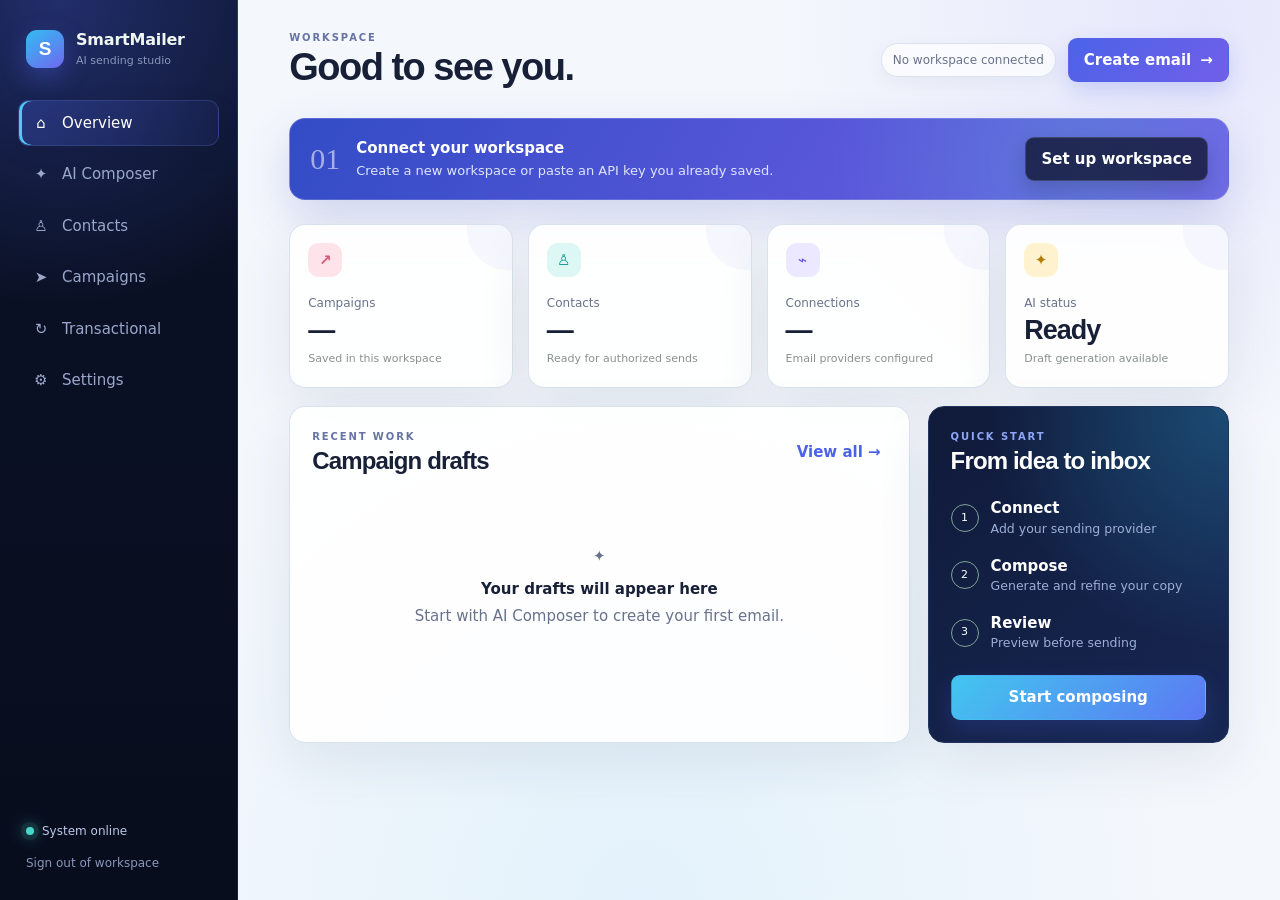
<file: static/index.html>
<!doctype html>
<html lang="en">
<head>
  <meta charset="utf-8">
  <meta name="viewport" content="width=device-width, initial-scale=1">
  <meta name="description" content="SmartMailer AI workspace dashboard">
  <meta name="theme-color" content="#091023">
  <title>SmartMailer AI</title>
  <link rel="icon" href="/static/favicon.svg" type="image/svg+xml">
  <link rel="manifest" href="/static/manifest.webmanifest">
  <link rel="stylesheet" href="/static/styles.css">
</head>
<body>
  <div class="app-shell">
    <aside class="sidebar">
      <a class="brand" href="#overview" aria-label="SmartMailer AI home">
        <span class="brand-mark">S</span>
        <span><strong>SmartMailer</strong><small>AI sending studio</small></span>
      </a>

      <nav class="nav" aria-label="Main navigation">
        <button class="nav-item active" data-view="overview"><span>⌂</span>Overview</button>
        <button class="nav-item" data-view="compose"><span>✦</span>AI Composer</button>
        <button class="nav-item" data-view="contacts"><span>♙</span>Contacts</button>
        <button class="nav-item" data-view="campaigns"><span>➤</span>Campaigns</button>
        <button class="nav-item" data-view="transactional"><span>↻</span>Transactional</button>
        <button class="nav-item" data-view="settings"><span>⚙</span>Settings</button>
      </nav>

      <div class="sidebar-foot">
        <div class="system-state"><i></i><span>System online</span></div>
        <button id="signOutButton" class="sidebar-action" type="button">Sign out of workspace</button>
        <a id="developerApiLink" href="/docs" target="_blank" rel="noreferrer">Developer API ↗</a>
      </div>
    </aside>

    <main>
      <header class="topbar">
        <div>
          <p class="eyebrow" id="pageEyebrow">Workspace</p>
          <h1 id="pageTitle">Good to see you.</h1>
        </div>
        <div class="top-actions">
          <span class="workspace-pill" id="workspacePill">No workspace connected</span>
          <button class="button primary" data-go="compose">Create email <span>→</span></button>
        </div>
      </header>

      <section id="setupBanner" class="setup-banner">
        <div>
          <span class="step-number">01</span>
          <div>
            <strong>Connect your workspace</strong>
            <p>Create a new workspace or paste an API key you already saved.</p>
          </div>
        </div>
        <button class="button dark" data-go="settings">Set up workspace</button>
      </section>

      <section class="view active" id="view-overview">
        <div class="metric-grid">
          <article class="metric-card">
            <span class="metric-icon coral">↗</span>
            <p>Campaigns</p>
            <strong id="campaignMetric">—</strong>
            <small>Saved in this workspace</small>
          </article>
          <article class="metric-card">
            <span class="metric-icon mint">♙</span>
            <p>Contacts</p>
            <strong id="contactMetric">—</strong>
            <small>Ready for authorized sends</small>
          </article>
          <article class="metric-card">
            <span class="metric-icon lavender">⌁</span>
            <p>Connections</p>
            <strong id="connectionMetric">—</strong>
            <small>Email providers configured</small>
          </article>
          <article class="metric-card">
            <span class="metric-icon yellow">✦</span>
            <p>AI status</p>
            <strong>Ready</strong>
            <small>Draft generation available</small>
          </article>
        </div>

        <div class="dashboard-grid">
          <article class="panel span-two">
            <div class="panel-head">
              <div><p class="eyebrow">Recent work</p><h2>Campaign drafts</h2></div>
              <button class="text-button" data-go="campaigns">View all →</button>
            </div>
            <div id="recentCampaigns" class="empty-state compact">
              <span>✦</span><strong>Your drafts will appear here</strong>
              <p>Start with AI Composer to create your first email.</p>
            </div>
          </article>
          <article class="panel quick-panel">
            <p class="eyebrow">Quick start</p>
            <h2>From idea to inbox</h2>
            <ol class="quick-list">
              <li><span>1</span><div><strong>Connect</strong><small>Add your sending provider</small></div></li>
              <li><span>2</span><div><strong>Compose</strong><small>Generate and refine your copy</small></div></li>
              <li><span>3</span><div><strong>Review</strong><small>Preview before sending</small></div></li>
            </ol>
            <button class="button primary full" data-go="compose">Start composing</button>
          </article>
        </div>
      </section>

      <section class="view" id="view-compose">
        <div class="section-intro">
          <div><p class="eyebrow">AI Composer</p><h2>Turn a brief into a polished email.</h2></div>
          <p>SmartMailer generates a reviewable draft. Nothing is sent from this screen.</p>
        </div>
        <div class="compose-grid">
          <form id="composerForm" class="panel form-panel">
            <div class="field-row">
              <label>Campaign name<input name="name" required placeholder="August customer update"></label>
              <label>Email type<select name="campaign_type"><option value="transactional" selected>Transactional</option><option value="marketing">Marketing</option></select></label>
            </div>
            <label>Sending connection<select name="connection_name" id="composerConnection" required><option value="">Set up a provider first</option></select></label>
            <label>What is this email for?<textarea name="purpose" required minlength="3" placeholder="Announce our new service and invite customers to book a demo"></textarea></label>
            <label>Who is it for?<input name="audience" required placeholder="Existing small-business customers"></label>
            <div class="field-row">
              <label>Brand voice<input name="brand_voice" value="clear, warm, and professional"></label>
              <label>Call to action<input name="call_to_action" required placeholder="Book a demo"></label>
            </div>
            <label>Personalization variables<input name="variables" placeholder="first_name, company"></label>
            <fieldset>
              <legend>Recipients</legend>
              <div id="composerContacts" class="contact-picker"><p>Add contacts in the Contacts section first.</p></div>
            </fieldset>
            <button class="button primary" type="submit">✦ Generate draft</button>
          </form>
          <article class="panel preview-panel">
            <div class="preview-top"><span>Live result</span><span class="draft-badge">Draft only</span></div>
            <div id="aiResult" class="empty-state">
              <div class="spark">✦</div>
              <strong>Your AI draft will appear here</strong>
              <p>Complete the brief and choose at least one recipient.</p>
            </div>
          </article>
        </div>
      </section>

      <section class="view" id="view-contacts">
        <div class="section-intro">
          <div><p class="eyebrow">Audience</p><h2>Contacts</h2></div>
          <p>Use only recipients who consented or are authorized by an existing transaction.</p>
        </div>
        <div class="dashboard-grid">
          <form id="contactForm" class="panel">
            <div class="panel-head"><div><p class="eyebrow">Add contact</p><h2>One at a time</h2></div></div>
            <label>Email address<input name="email" type="email" required placeholder="ada@example.com"></label>
            <div class="field-row">
              <label>First name<input name="first_name" placeholder="Ada"></label>
              <label>Company<input name="company" placeholder="Example Co."></label>
            </div>
            <button class="button primary" type="submit">Add contact</button>
            <div class="divider"><span>or</span></div>
            <label class="upload-box">Import a CSV
              <small>Must include an “email” column · max 5 MB</small>
              <input id="csvInput" type="file" accept=".csv,text/csv">
            </label>
          </form>
          <article class="panel span-two">
            <div class="panel-head">
              <div><p class="eyebrow">Saved audience</p><h2 id="contactHeading">0 contacts</h2></div>
              <button class="text-button" id="refreshContacts" type="button">Refresh ↻</button>
            </div>
            <div id="contactList" class="list-container empty-state compact"><p>Connect a workspace to load contacts.</p></div>
          </article>
        </div>
      </section>

      <section class="view" id="view-campaigns">
        <div class="section-intro">
          <div><p class="eyebrow">Outbox</p><h2>Campaigns</h2></div>
          <p>Preview every draft before you explicitly confirm a send.</p>
        </div>
        <article class="panel">
          <div class="panel-head">
            <div><p class="eyebrow">Workspace history</p><h2>All campaigns</h2></div>
            <button class="button secondary" data-go="compose">New campaign</button>
          </div>
          <div id="campaignList" class="list-container empty-state"><p>No campaigns yet.</p></div>
        </article>
      </section>

      <section class="view" id="view-transactional">
        <div class="section-intro">
          <div><p class="eyebrow">Operations</p><h2>Transactional batch sender</h2></div>
          <p>Upload, validate, preview, and explicitly queue authorized transactional recipients.</p>
        </div>
        <div class="compose-grid">
          <form id="transactionalBatchForm" class="panel form-panel">
            <label>Sending connection<select name="connection_name" id="transactionConnection" required><option value="">Set up a provider first</option></select></label>
            <label>Subject<input name="subject" required maxlength="200" value="Your invoice is available"></label>
            <label>Template<select name="template_name"><option value="invoice">Invoice</option></select></label>
            <label class="upload-box">Choose transactional CSV
              <small>Requires email, first_name, invoice_number, and invoice_url · UTF-8 · max 5 MB</small>
              <input id="transactionalCsvInput" name="file" type="file" accept=".csv,text/csv" required>
            </label>
            <label class="transaction-confirmation">
              <input id="verifyTransactionalDomains" type="checkbox" checked>
              <span>Verify that each receiving domain has an MX mail server.</span>
            </label>
            <button id="previewTransactionalCsv" class="button secondary full" type="button">Validate and preview</button>
            <label class="transaction-confirmation">
              <input id="confirmTransactional" type="checkbox">
              <span>I confirm every recipient is authorized by the relevant transaction or contract.</span>
            </label>
            <button id="queueTransactionalCsv" class="button primary full" type="submit" disabled>Queue transactional batch</button>
          </form>
          <article class="panel preview-panel transactional-result-panel">
            <div class="preview-top"><span>Batch review</span><span class="draft-badge">Nothing sent</span></div>
            <div id="transactionalBatchResult" class="empty-state">
              <div class="spark">↻</div>
              <strong>Validate your CSV before queueing</strong>
              <p>The preview renders one recipient and reports rejected rows.</p>
            </div>
          </article>
        </div>
      </section>

      <section class="view" id="view-settings">
        <div class="section-intro">
          <div><p class="eyebrow">Configuration</p><h2>Workspace & sending</h2></div>
          <p>Your provider credentials are encrypted before they are stored locally.</p>
        </div>
        <div class="settings-grid">
          <article class="panel">
            <div class="panel-head"><div><p class="eyebrow">Step 1</p><h2>Workspace access</h2></div><span id="keyStatus" class="status-chip">Not connected</span></div>
            <form id="existingKeyForm">
              <label>Existing API key<input name="api_key" type="password" autocomplete="off" placeholder="Paste your saved workspace key"></label>
              <button class="button secondary" type="submit">Connect existing workspace</button>
            </form>
            <div class="divider"><span>or create new</span></div>
            <form id="tenantForm">
              <label>Business or workspace name<input name="name" required placeholder="Valencia Group"></label>
              <label>Key label<input name="api_key_label" value="production" required><small>A label only—never enter an email password here.</small></label>
              <button class="button primary" type="submit">Create workspace</button>
            </form>
          </article>

          <article class="panel">
            <div class="panel-head"><div><p class="eyebrow">Step 2</p><h2>Email provider</h2></div><span id="providerStatus" class="status-chip">Not configured</span></div>
            <form id="providerForm">
              <div class="field-row">
                <label>Connection name<input name="name" value="primary-email" required></label>
                <label>Provider<select name="provider" id="providerSelect"><option value="sendgrid">SendGrid</option><option value="smtp">SMTP</option><option value="office365">Microsoft 365</option><option value="graph">Microsoft Graph</option></select></label>
              </div>
              <div id="providerFields"></div>
              <button class="button primary" type="submit">Save encrypted connection</button>
            </form>
          </article>
        </div>
      </section>
    </main>
  </div>

  <div id="toastRegion" class="toast-region" aria-live="polite"></div>

  <dialog id="keyDialog">
    <button class="dialog-close" aria-label="Close">×</button>
    <span class="dialog-icon">✓</span>
    <h2>Workspace created</h2>
    <p>This API key is displayed once. Copy it and keep it somewhere secure.</p>
    <div class="copy-field"><code id="newApiKey"></code><button id="copyKey" type="button">Copy</button></div>
    <button class="button primary full dialog-done">I saved my key</button>
  </dialog>

  <dialog id="previewDialog" class="preview-dialog">
    <button class="dialog-close" aria-label="Close">×</button>
    <div id="campaignPreview"></div>
  </dialog>

  <script src="/static/app.js" defer></script>
</body>
</html>
</file>
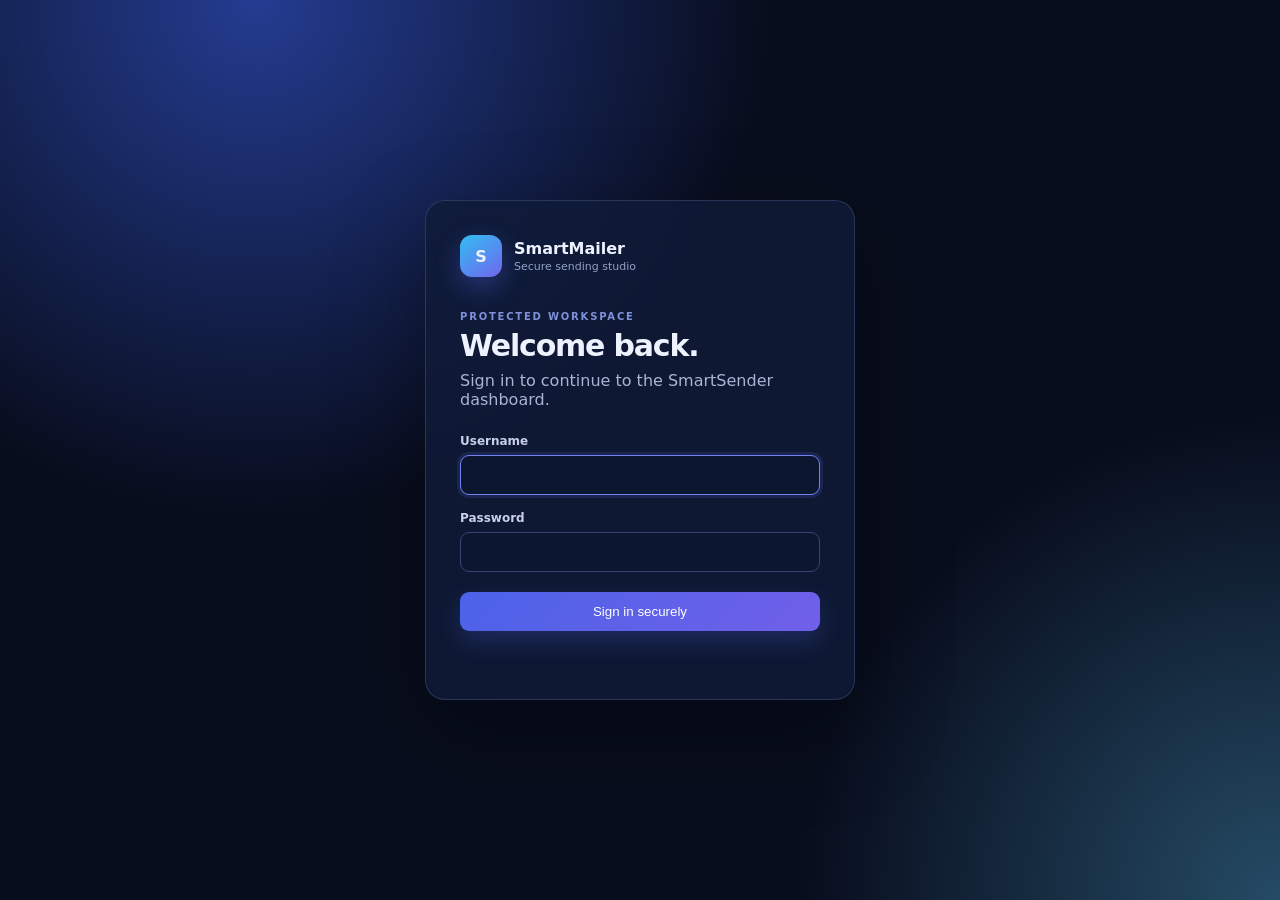
<file: static/login.html>
<!doctype html>
<html lang="en">
<head>
  <meta charset="utf-8">
  <meta name="viewport" content="width=device-width, initial-scale=1">
  <meta name="robots" content="noindex,nofollow">
  <meta name="theme-color" content="#091023">
  <title>Sign in · SmartMailer AI</title>
  <link rel="icon" href="/static/favicon.svg" type="image/svg+xml">
  <link rel="manifest" href="/static/manifest.webmanifest">
  <style>
    :root { color-scheme: dark; font-family: Inter, "Segoe UI", system-ui, sans-serif; }
    * { box-sizing: border-box; }
    body { margin: 0; min-height: 100vh; display: grid; place-items: center; color: #eef2ff; background: radial-gradient(circle at 20% 0, #243c91 0, transparent 32rem), radial-gradient(circle at 100% 100%, #254b65 0, transparent 30rem), #080d1d; }
    main { width: min(430px, calc(100% - 32px)); padding: 34px; border: 1px solid rgba(150,170,235,.2); border-radius: 20px; background: rgba(17,27,57,.82); box-shadow: 0 30px 90px rgba(0,0,0,.35); backdrop-filter: blur(18px); }
    .brand { display: flex; align-items: center; gap: 12px; margin-bottom: 34px; }
    .mark { width: 42px; height: 42px; display: grid; place-items: center; border-radius: 12px; font-weight: 900; background: linear-gradient(145deg,#32bdf2,#7067ef); box-shadow: 0 10px 25px rgba(76,100,232,.35); }
    .brand strong, .brand small { display: block; } .brand small { margin-top: 2px; color: #94a1c6; font-size: 11px; }
    p.eyebrow { margin: 0; color: #7f91d8; font-size: 10px; font-weight: 850; letter-spacing: 1.8px; text-transform: uppercase; }
    h1 { margin: 6px 0 8px; font-size: 30px; letter-spacing: -1.2px; } .intro { margin: 0 0 25px; color: #aab5d4; }
    label { display: block; margin: 0 0 16px; color: #c8d0e8; font-size: 12px; font-weight: 750; }
    input { width: 100%; margin-top: 7px; padding: 12px 13px; color: white; border: 1px solid #35446f; border-radius: 9px; outline: 0; background: #0d1630; font: inherit; }
    input:focus { border-color: #7181ee; box-shadow: 0 0 0 3px rgba(90,113,239,.16); }
    button { width: 100%; margin-top: 4px; padding: 12px 15px; border: 0; border-radius: 9px; color: white; background: linear-gradient(135deg,#4b63e8,#715fe9); font: 750 14px inherit; cursor: pointer; box-shadow: 0 10px 25px rgba(75,99,232,.25); }
    button:disabled { opacity: .65; cursor: wait; } #message { min-height: 21px; margin: 13px 0 0; color: #ff9db2; font-size: 12px; text-align: center; }
  </style>
</head>
<body>
  <main>
    <div class="brand"><span class="mark">S</span><span><strong>SmartMailer</strong><small>Secure sending studio</small></span></div>
    <p class="eyebrow">Protected workspace</p>
    <h1>Welcome back.</h1>
    <p class="intro">Sign in to continue to the SmartSender dashboard.</p>
    <form id="loginForm">
      <label>Username<input name="username" autocomplete="username" required autofocus></label>
      <label>Password<input name="password" type="password" autocomplete="current-password" required></label>
      <button type="submit">Sign in securely</button>
      <p id="message" role="alert"></p>
    </form>
  </main>
  <script>
    document.querySelector("#loginForm").addEventListener("submit", async event => {
      event.preventDefault();
      const button = event.currentTarget.querySelector("button");
      const message = document.querySelector("#message");
      const form = new FormData(event.currentTarget);
      button.disabled = true; message.textContent = "";
      try {
        const response = await fetch("/auth/login", { method: "POST", headers: { "Content-Type": "application/json" }, body: JSON.stringify({ username: form.get("username"), password: form.get("password") }) });
        if (!response.ok) throw new Error("Invalid username or password.");
        location.replace("/");
      } catch (error) { message.textContent = error.message; button.disabled = false; }
    });
  </script>
</body>
</html>
</file>
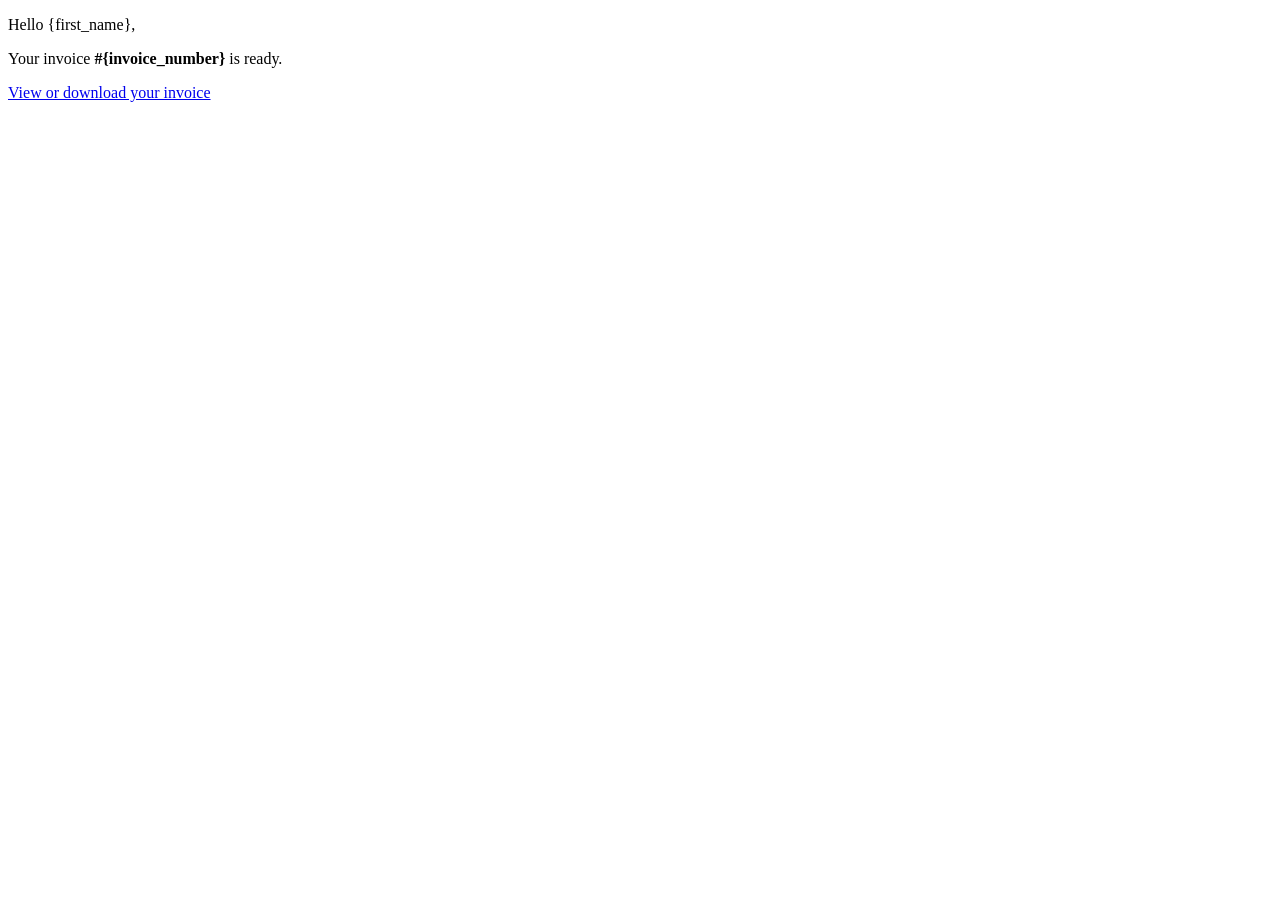
<file: templates/transactional/invoice.html>
<!doctype html>
<html><body>
  <p>Hello {first_name},</p>
  <p>Your invoice <strong>#{invoice_number}</strong> is ready.</p>
  <p><a href="{invoice_url}">View or download your invoice</a></p>
</body></html>
</file>
<file: static/styles.css>
:root {
  --ink: #17211d;
  --muted: #69736d;
  --paper: #f6f5ef;
  --card: #fffefa;
  --line: #dedfd7;
  --green: #285c4d;
  --green-dark: #173f35;
  --coral: #f1846c;
  --mint: #b8dece;
  --lavender: #cbc3ed;
  --yellow: #f5d77b;
  --danger: #a64040;
  --shadow: 0 16px 45px rgba(35, 49, 42, .08);
}

* { box-sizing: border-box; }
html { scroll-behavior: smooth; }
body {
  margin: 0;
  color: var(--ink);
  background: var(--paper);
  font: 15px/1.5 Inter, ui-sans-serif, system-ui, -apple-system, BlinkMacSystemFont, "Segoe UI", sans-serif;
}
button, input, textarea, select { font: inherit; }
button { cursor: pointer; }

.app-shell { min-height: 100vh; display: grid; grid-template-columns: 238px minmax(0, 1fr); }
.sidebar {
  position: sticky; top: 0; height: 100vh; padding: 28px 18px;
  background: var(--green-dark); color: #eff6f2; display: flex; flex-direction: column;
}
.brand { display: flex; gap: 12px; align-items: center; color: inherit; text-decoration: none; padding: 0 8px 30px; }
.brand-mark {
  width: 38px; height: 38px; display: grid; place-items: center; border-radius: 11px;
  color: var(--green-dark); background: var(--yellow); font: 800 21px/1 Georgia, serif;
}
.brand strong { display: block; font-size: 16px; letter-spacing: -.2px; }
.brand small { display: block; color: #9eb4ab; font-size: 11px; margin-top: 1px; }
.nav { display: grid; gap: 5px; }
.nav-item {
  border: 0; background: transparent; color: #b9cac3; text-align: left; border-radius: 10px;
  padding: 11px 12px; display: flex; gap: 11px; align-items: center; transition: .2s ease;
}
.nav-item span { width: 20px; text-align: center; }
.nav-item:hover, .nav-item.active { background: rgba(255,255,255,.09); color: white; }
.nav-item.active { box-shadow: inset 3px 0 var(--yellow); }
.sidebar-foot { margin-top: auto; display: grid; gap: 14px; padding: 0 8px; font-size: 12px; }
.sidebar-foot a { color: #a9bbb4; text-decoration: none; }
.sidebar-action {
  padding: 0;
  border: 0;
  color: #a9bbb4;
  background: transparent;
  text-align: left;
  font-size: 12px;
}
.sidebar-action:hover { color: white; }
.system-state { display: flex; align-items: center; gap: 8px; color: #cbd8d2; }
.system-state i { width: 8px; height: 8px; background: #8dd5ae; border-radius: 50%; box-shadow: 0 0 0 5px rgba(141,213,174,.1); }

main { min-width: 0; padding: 30px clamp(24px, 4vw, 58px) 70px; }
.topbar { display: flex; align-items: center; justify-content: space-between; gap: 20px; margin-bottom: 28px; }
.topbar h1 { margin: 1px 0 0; font: 500 clamp(27px, 3vw, 38px)/1.15 Georgia, serif; letter-spacing: -.8px; }
.eyebrow { margin: 0; color: var(--muted); font-size: 10px; font-weight: 800; letter-spacing: 1.6px; text-transform: uppercase; }
.top-actions { display: flex; align-items: center; gap: 12px; }
.workspace-pill, .status-chip, .draft-badge {
  padding: 7px 11px; border-radius: 999px; border: 1px solid var(--line); color: var(--muted); background: rgba(255,255,255,.55); font-size: 12px;
}
.status-chip.good { color: var(--green); background: #e8f2ed; border-color: #c5dcd1; }
.button {
  border: 1px solid transparent; border-radius: 9px; padding: 10px 15px; font-weight: 750;
  display: inline-flex; gap: 9px; align-items: center; justify-content: center; transition: transform .15s, background .15s;
}
.button:hover { transform: translateY(-1px); }
.button.primary { background: var(--green); color: white; }
.button.primary:hover { background: #1e4d40; }
.button.dark { background: var(--ink); color: white; }
.button.secondary { background: transparent; border-color: #bac4be; color: var(--ink); }
.button.full { width: 100%; }
.text-button { background: transparent; border: 0; color: var(--green); font-weight: 750; }

.setup-banner {
  background: var(--yellow); border-radius: 14px; padding: 18px 20px; margin-bottom: 24px;
  display: flex; align-items: center; justify-content: space-between; box-shadow: var(--shadow);
}
.setup-banner > div { display: flex; align-items: center; gap: 16px; }
.setup-banner p { margin: 2px 0 0; color: #665a35; font-size: 13px; }
.step-number { font: 500 30px Georgia, serif; opacity: .55; }
.setup-banner.hidden { display: none; }

.view { display: none; animation: rise .25s ease; }
.view.active { display: block; }
@keyframes rise { from { opacity: 0; transform: translateY(5px); } }
.metric-grid { display: grid; grid-template-columns: repeat(4, 1fr); gap: 15px; margin-bottom: 18px; }
.metric-card, .panel { background: var(--card); border: 1px solid var(--line); border-radius: 14px; box-shadow: var(--shadow); }
.metric-card { padding: 18px; }
.metric-card p { color: var(--muted); margin: 17px 0 3px; font-size: 12px; }
.metric-card strong { display: block; font: 500 27px Georgia, serif; }
.metric-card small { color: #89918c; font-size: 11px; }
.metric-icon { width: 34px; height: 34px; display: grid; place-items: center; border-radius: 9px; font-weight: 900; }
.metric-icon.coral { background: #fde1da; color: #a7503d; }
.metric-icon.mint { background: #dff0e9; color: var(--green); }
.metric-icon.lavender { background: #e9e5f8; color: #5e5682; }
.metric-icon.yellow { background: #fbefc9; color: #806819; }
.dashboard-grid { display: grid; grid-template-columns: repeat(3, minmax(0, 1fr)); gap: 18px; }
.span-two { grid-column: span 2; }
.panel { padding: 22px; }
.panel h2, .section-intro h2 { margin: 3px 0 0; font: 500 24px/1.2 Georgia, serif; letter-spacing: -.35px; }
.panel-head { display: flex; align-items: center; justify-content: space-between; gap: 15px; margin-bottom: 20px; }
.quick-panel { background: var(--green); color: white; border-color: var(--green); }
.quick-panel .eyebrow { color: #b9d2c8; }
.quick-list { list-style: none; margin: 22px 0; padding: 0; display: grid; gap: 16px; }
.quick-list li { display: flex; gap: 12px; align-items: center; }
.quick-list li > span { width: 28px; height: 28px; border: 1px solid #7da395; border-radius: 50%; display: grid; place-items: center; font-size: 11px; }
.quick-list strong, .quick-list small { display: block; }
.quick-list small { color: #bcd0c8; }
.quick-panel .button { background: var(--yellow); color: var(--ink); }

.section-intro { display: flex; justify-content: space-between; align-items: end; gap: 30px; margin: 6px 0 25px; }
.section-intro > p { color: var(--muted); max-width: 470px; margin: 0; }
.compose-grid { display: grid; grid-template-columns: minmax(0, .95fr) minmax(340px, 1.05fr); gap: 18px; }
.form-panel label, .panel > form label, .panel > label { margin-bottom: 15px; }
label { display: block; color: #4d5752; font-size: 12px; font-weight: 750; }
label small { display: block; margin-top: 5px; color: var(--muted); font-weight: 400; }
input, textarea, select {
  width: 100%; margin-top: 6px; padding: 11px 12px; border: 1px solid #cfd3cd; border-radius: 8px;
  background: #fff; color: var(--ink); outline: 0; transition: border .15s, box-shadow .15s;
}
input:focus, textarea:focus, select:focus { border-color: var(--green); box-shadow: 0 0 0 3px rgba(40,92,77,.1); }
textarea { min-height: 100px; resize: vertical; }
.field-row { display: grid; grid-template-columns: 1fr 1fr; gap: 13px; }
fieldset { margin: 4px 0 18px; padding: 0; border: 0; }
legend { margin-bottom: 8px; color: #4d5752; font-size: 12px; font-weight: 750; }
.contact-picker { border: 1px solid var(--line); background: #f9f9f5; border-radius: 9px; max-height: 170px; overflow: auto; }
.contact-picker p { color: var(--muted); padding: 13px; margin: 0; }
.contact-choice { padding: 9px 12px; display: flex; align-items: center; gap: 9px; border-bottom: 1px solid #e8e9e3; }
.contact-choice:last-child { border: 0; }
.contact-choice input { width: auto; margin: 0; }
.preview-panel { min-height: 580px; background: #eceee8; }
.preview-top { display: flex; justify-content: space-between; align-items: center; font-weight: 750; font-size: 12px; }
.draft-badge { color: #665819; background: #fbefc9; border-color: #e5d58d; }
.empty-state { min-height: 280px; display: flex; flex-direction: column; align-items: center; justify-content: center; text-align: center; color: var(--muted); }
.empty-state.compact { min-height: 185px; }
.empty-state strong { color: var(--ink); margin: 10px 0 2px; }
.empty-state p { margin: 3px 0; }
.spark { width: 48px; height: 48px; display: grid; place-items: center; border-radius: 50%; background: var(--lavender); color: #554d7d; font-size: 20px; }
.email-paper { margin-top: 18px; background: white; border-radius: 8px; box-shadow: 0 12px 36px rgba(38,46,41,.12); overflow: hidden; }
.email-meta { padding: 17px 20px; border-bottom: 1px solid #e5e6e0; }
.email-meta small { display: block; color: var(--muted); }
.email-meta strong { display: block; margin-top: 5px; font-size: 16px; }
.email-body { padding: 24px; color: #28322d; }
.score-line { margin-top: 14px; padding: 12px; border-radius: 8px; background: #f8f8f3; display: flex; justify-content: space-between; }

.divider { display: flex; align-items: center; gap: 10px; color: #969d98; font-size: 11px; margin: 20px 0; }
.divider::before, .divider::after { content: ""; height: 1px; background: var(--line); flex: 1; }
.upload-box { border: 1px dashed #aeb8b1; border-radius: 9px; text-align: center; padding: 18px; background: #fafaf6; cursor: pointer; }
.upload-box input { display: none; }
.list-container { min-height: 170px; }
.list-row {
  display: grid; grid-template-columns: minmax(0, 1.5fr) minmax(100px, .7fr) auto;
  gap: 15px; align-items: center; padding: 13px 4px; border-bottom: 1px solid #e7e7e1; text-align: left;
}
.list-row:last-child { border-bottom: 0; }
.list-row strong, .list-row small { display: block; overflow: hidden; text-overflow: ellipsis; }
.list-row small { color: var(--muted); }
.row-actions { display: flex; gap: 7px; }
.icon-button { border: 1px solid var(--line); background: white; border-radius: 7px; padding: 7px 10px; color: var(--ink); }
.icon-button.danger { color: var(--danger); }
.campaign-status { text-transform: capitalize; color: var(--green); font-weight: 750; font-size: 11px; }
.settings-grid { display: grid; grid-template-columns: minmax(300px, .8fr) minmax(400px, 1.2fr); gap: 18px; align-items: start; }

.toast-region { position: fixed; right: 22px; bottom: 22px; display: grid; gap: 9px; z-index: 20; }
.toast { max-width: 360px; padding: 13px 16px; border-radius: 10px; background: var(--ink); color: white; box-shadow: var(--shadow); animation: toastIn .25s ease; }
.toast.error { background: #803c3c; }
@keyframes toastIn { from { opacity: 0; transform: translateY(8px); } }
dialog { border: 0; border-radius: 15px; padding: 30px; width: min(520px, calc(100% - 30px)); color: var(--ink); box-shadow: 0 30px 100px rgba(0,0,0,.22); }
dialog::backdrop { background: rgba(20,30,26,.55); backdrop-filter: blur(3px); }
dialog h2 { font: 500 27px Georgia, serif; margin: 12px 0 6px; }
dialog p { color: var(--muted); }
.dialog-close { position: absolute; right: 14px; top: 10px; border: 0; background: transparent; font-size: 24px; }
.dialog-icon { width: 42px; height: 42px; border-radius: 50%; background: var(--mint); display: grid; place-items: center; color: var(--green); font-weight: 900; }
.copy-field { display: flex; background: #f0f1ec; padding: 9px; border-radius: 8px; margin: 18px 0; }
.copy-field code { overflow: hidden; text-overflow: ellipsis; flex: 1; padding: 6px; }
.copy-field button { border: 0; border-radius: 6px; background: var(--green); color: white; padding: 6px 12px; }
.preview-dialog { width: min(760px, calc(100% - 30px)); max-height: 90vh; overflow: auto; }

@media (max-width: 1050px) {
  .metric-grid { grid-template-columns: 1fr 1fr; }
  .dashboard-grid { grid-template-columns: 1fr 1fr; }
  .quick-panel { grid-column: span 2; }
  .settings-grid, .compose-grid { grid-template-columns: 1fr; }
}
@media (max-width: 720px) {
  .app-shell { display: block; }
  .sidebar { position: static; height: auto; padding: 16px; }
  .brand { padding-bottom: 15px; }
  .nav { grid-template-columns: repeat(6, 1fr); overflow-x: auto; }
  .nav-item { justify-content: center; padding: 9px; font-size: 0; }
  .nav-item span { font-size: 18px; }
  .sidebar-foot {
    margin-top: 14px;
    padding-top: 12px;
    border-top: 1px solid rgba(255,255,255,.12);
    display: flex;
    align-items: center;
    justify-content: space-between;
    flex-wrap: wrap;
  }
  .sidebar-foot .system-state { display: none; }
  main { padding: 22px 16px 60px; }
  .topbar { align-items: flex-start; }
  .workspace-pill { display: none; }
  .top-actions .button { font-size: 0; padding: 10px; }
  .top-actions .button span { font-size: 17px; }
  .setup-banner, .section-intro { align-items: flex-start; flex-direction: column; }
  .metric-grid, .dashboard-grid { grid-template-columns: 1fr; }
  .span-two, .quick-panel { grid-column: auto; }
  .field-row { grid-template-columns: 1fr; gap: 0; }
  .list-row { grid-template-columns: 1fr auto; }
  .list-row > :nth-child(2) { display: none; }
}

.transaction-confirmation {
  margin: 16px 0;
  display: flex;
  align-items: flex-start;
  gap: 10px;
  font-weight: 600;
}
.transaction-confirmation input { width: auto; margin: 3px 0 0; }
.transactional-result-panel { min-height: 520px; }
.transactional-result-panel progress { width: 100%; height: 12px; accent-color: var(--green); }
.error-text { color: var(--danger); }

/* Modern digital interface */
:root {
  --ink: #182038;
  --muted: #68728c;
  --paper: #f4f7fc;
  --card: rgba(255, 255, 255, .9);
  --line: #e0e6f0;
  --green: #4b63e8;
  --green-dark: #091023;
  --coral: #ff6d8d;
  --mint: #48d7c7;
  --lavender: #8c7cf7;
  --yellow: #ffc857;
  --danger: #e34f6f;
  --shadow: 0 18px 55px rgba(36, 51, 91, .09);
}

body {
  background:
    radial-gradient(circle at 94% 2%, rgba(140, 124, 247, .13), transparent 27rem),
    radial-gradient(circle at 50% 100%, rgba(50, 189, 242, .09), transparent 34rem),
    var(--paper);
  font-family: Inter, "Segoe UI Variable", "Segoe UI", ui-sans-serif, system-ui, sans-serif;
}

.sidebar {
  background:
    radial-gradient(circle at 25% 0, rgba(75, 99, 232, .34), transparent 19rem),
    linear-gradient(180deg, #0b1228 0%, #080d1d 100%);
  border-right: 1px solid rgba(135, 153, 211, .14);
}

.brand-mark {
  color: white;
  background: linear-gradient(145deg, #32bdf2, #7067ef);
  font-family: Inter, sans-serif;
  font-size: 19px;
  box-shadow: 0 9px 25px rgba(76, 100, 232, .38);
}

.brand small { color: #8996bb; }
.nav-item {
  color: #9aa7cb;
  border: 1px solid transparent;
  border-radius: 11px;
}
.nav-item:hover { background: rgba(119, 140, 225, .09); color: white; }
.nav-item.active {
  color: white;
  border-color: rgba(119, 140, 225, .2);
  background: linear-gradient(90deg, rgba(75, 99, 232, .28), rgba(75, 99, 232, .08));
  box-shadow: inset 3px 0 #52c9f5, 0 8px 24px rgba(0, 0, 0, .1);
}
.sidebar-foot a { color: #8996bb; }
.sidebar-action { color: #8996bb; }
.system-state { color: #bcc7e7; }
.system-state i {
  background: #48d7c7;
  box-shadow: 0 0 0 5px rgba(72, 215, 199, .1), 0 0 16px #48d7c7;
}

.topbar h1,
.panel h2,
.section-intro h2,
dialog h2 {
  font-family: Inter, "Segoe UI Variable", "Segoe UI", sans-serif;
  font-weight: 750;
}
.topbar h1 { letter-spacing: -1.5px; }
.panel h2, .section-intro h2 { letter-spacing: -.85px; }
dialog h2 { letter-spacing: -1px; }
.eyebrow { color: #6673a4; letter-spacing: 1.9px; }

.workspace-pill,
.status-chip,
.draft-badge {
  border-color: #dbe3f0;
  background: rgba(255, 255, 255, .72);
  box-shadow: 0 6px 18px rgba(44, 57, 91, .05);
}
.status-chip.good { color: #365bc5; background: #eaf0ff; border-color: #cad8ff; }

.button.primary {
  color: white;
  background: linear-gradient(135deg, #4b63e8, #715fe9);
  box-shadow: 0 9px 22px rgba(75, 99, 232, .22);
}
.button.primary:hover {
  background: linear-gradient(135deg, #3c55dd, #6553de);
  box-shadow: 0 12px 28px rgba(75, 99, 232, .3);
}
.button.dark {
  color: white;
  background: #111a34;
  box-shadow: 0 9px 20px rgba(17, 26, 52, .2);
}
.button.secondary { border-color: #cdd5e4; }
.text-button { color: #4b63e8; }

.setup-banner {
  color: white;
  background:
    radial-gradient(circle at 85% 50%, rgba(71, 213, 199, .23), transparent 16rem),
    linear-gradient(120deg, #334cc6, #735fe8);
  border: 1px solid rgba(255, 255, 255, .16);
  border-radius: 16px;
  box-shadow: 0 18px 45px rgba(72, 81, 190, .2);
}
.setup-banner p { color: #dfe4ff; }
.setup-banner .button.dark {
  background: rgba(8, 13, 33, .72);
  border-color: rgba(255, 255, 255, .15);
}

.metric-card,
.panel {
  background: var(--card);
  border-color: rgba(216, 224, 238, .94);
  border-radius: 16px;
  backdrop-filter: blur(12px);
}
.metric-card {
  position: relative;
  overflow: hidden;
}
.metric-card::after {
  content: "";
  position: absolute;
  width: 80px;
  height: 80px;
  right: -35px;
  top: -35px;
  border-radius: 50%;
  background: rgba(75, 99, 232, .045);
}
.metric-card strong {
  font-family: Inter, sans-serif;
  font-weight: 780;
  letter-spacing: -1px;
}
.metric-icon { border-radius: 11px; }
.metric-icon.coral { background: #ffe3eb; color: #db5578; }
.metric-icon.mint { background: #ddf8f4; color: #159b91; }
.metric-icon.lavender { background: #ebe8ff; color: #6959dd; }
.metric-icon.yellow { background: #fff2ce; color: #b37b08; }

.quick-panel {
  color: white;
  background:
    radial-gradient(circle at 100% 0, rgba(50, 189, 242, .28), transparent 15rem),
    linear-gradient(145deg, #101a3a, #172752);
  border-color: #21335f;
}
.quick-panel .eyebrow { color: #8fa6f5; }
.quick-list small { color: #9daed6; }
.quick-panel .button {
  color: white;
  background: linear-gradient(135deg, #42c6ef, #5c78f3);
}

input,
textarea,
select {
  border-color: #d4dbe8;
  background: rgba(255, 255, 255, .92);
}
input:focus,
textarea:focus,
select:focus {
  border-color: #6f7fea;
  box-shadow: 0 0 0 3px rgba(75, 99, 232, .11);
}
.contact-picker,
.upload-box,
.score-line { background: #f7f9fd; border-color: #dce3ee; }

.preview-panel {
  background:
    linear-gradient(rgba(255, 255, 255, .72), rgba(255, 255, 255, .72)),
    repeating-linear-gradient(0deg, transparent 0 23px, rgba(75, 99, 232, .06) 24px),
    repeating-linear-gradient(90deg, transparent 0 23px, rgba(75, 99, 232, .06) 24px);
}
.spark {
  width: 50px;
  height: 50px;
  border-radius: 15px;
  color: white;
  background: linear-gradient(145deg, #7066ed, #43bee9);
  box-shadow: 0 12px 28px rgba(75, 99, 232, .28);
}
.email-paper { box-shadow: 0 18px 48px rgba(46, 60, 102, .13); }
.campaign-status { color: #4b63e8; font-weight: 800; }
.icon-button { border-color: #dce3ee; }

.toast {
  background: #111a34;
  box-shadow: 0 18px 45px rgba(17, 26, 52, .28);
}

@media (max-width: 720px) {
  .sidebar {
    background:
      radial-gradient(circle at 20% 0, rgba(75, 99, 232, .38), transparent 19rem),
      #091023;
  }
}
</file>
